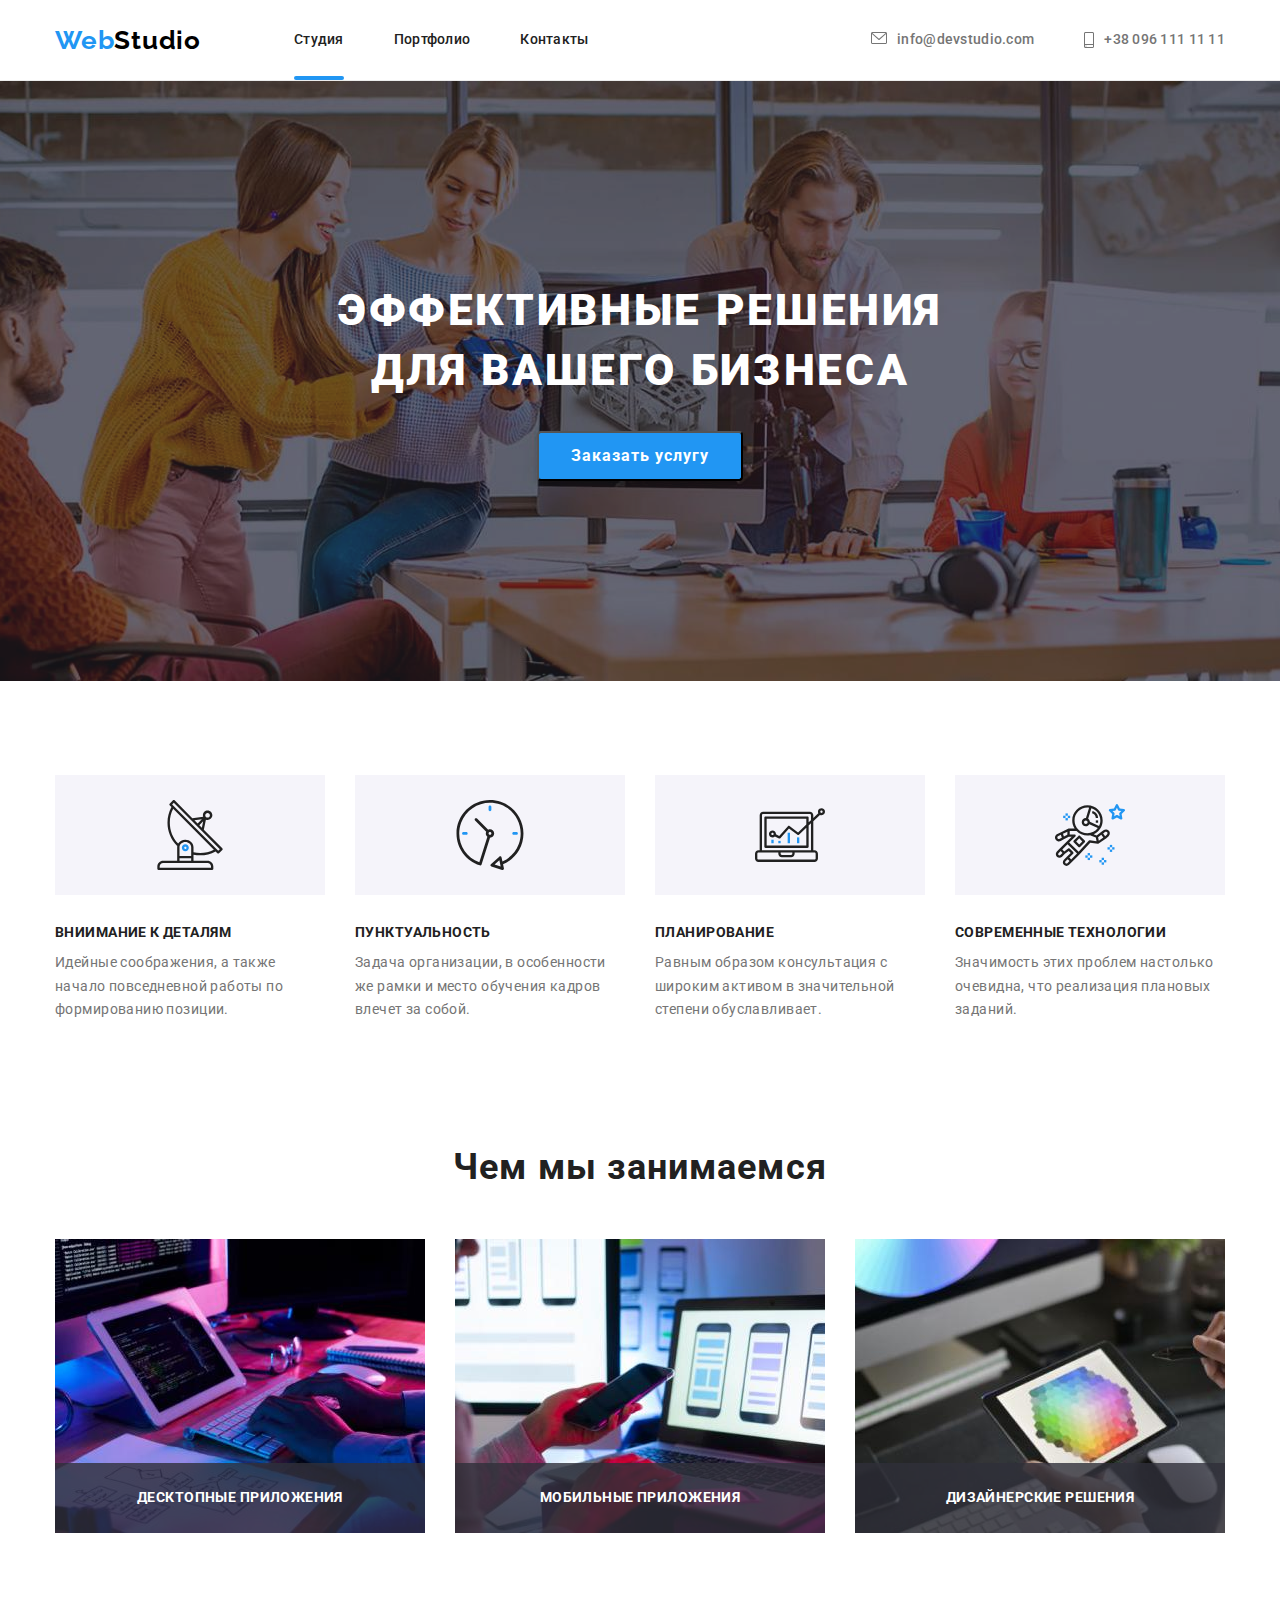
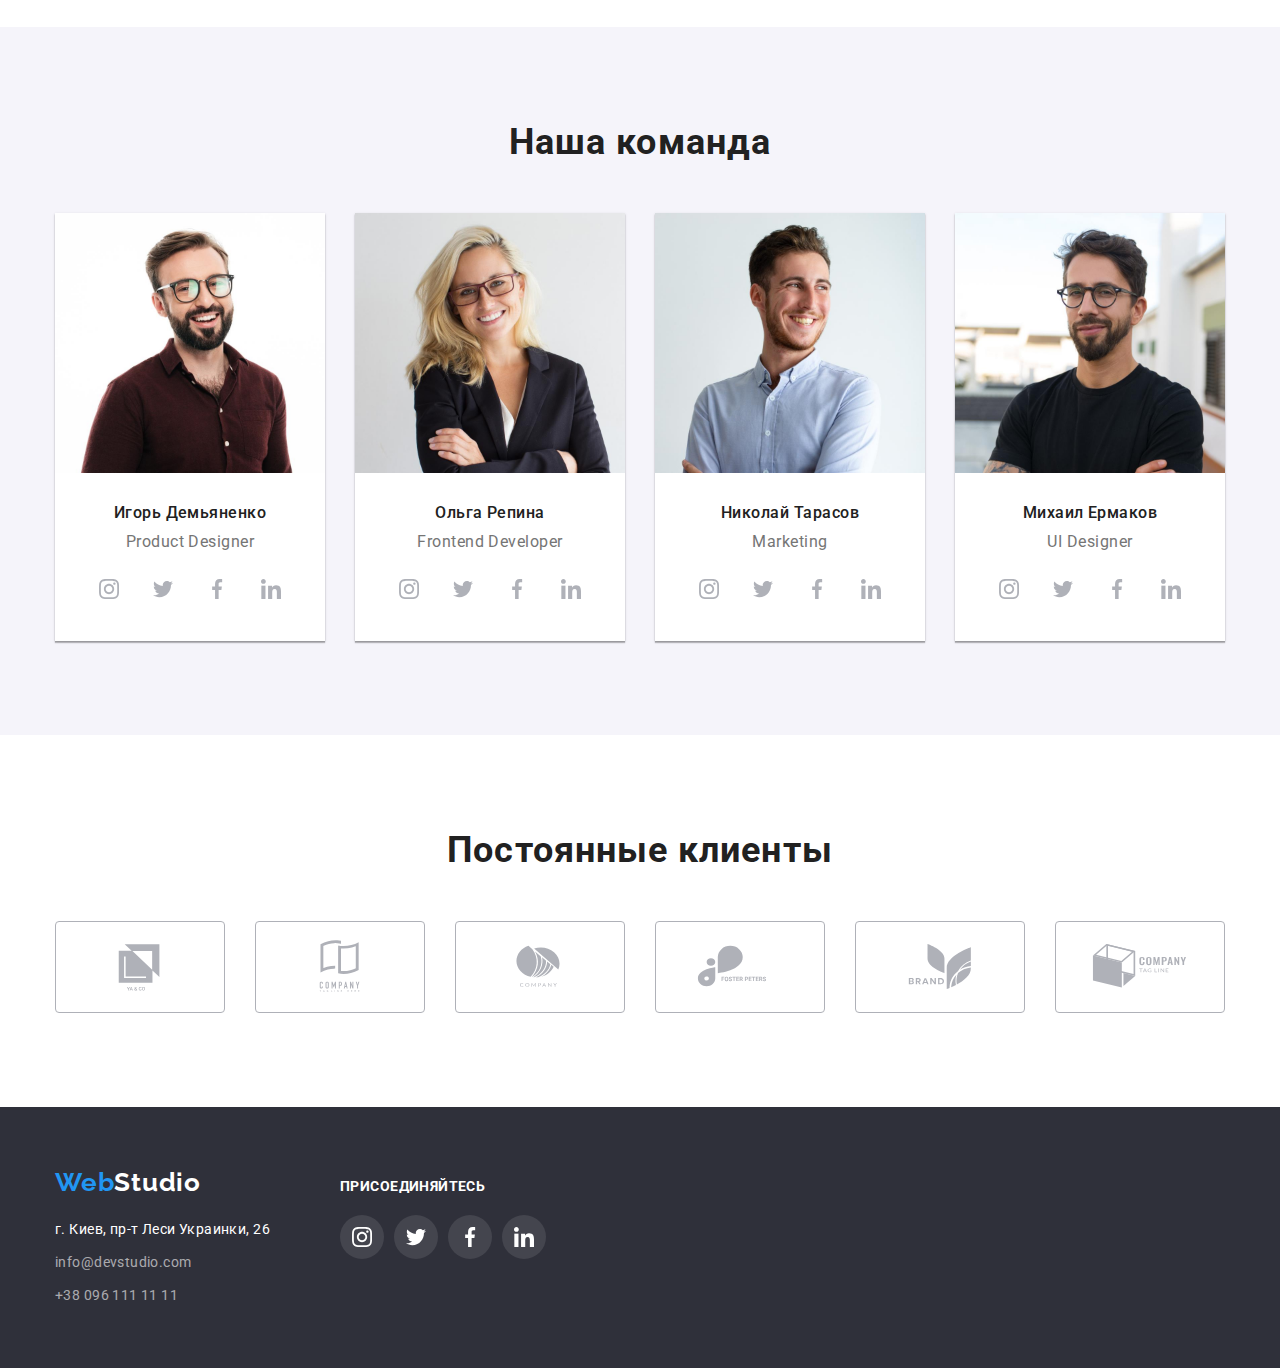
<file: index.html>
<!DOCTYPE html>
<html lang="ru">
  <head>
    <meta charset="UTF-8" />
    <meta http-equiv="X-UA-Compatible" content="IE=edge" />
    <meta name="viewport" content="width=device-width, initial-scale=1.0" />
    <title>WebStudio</title>
    <link rel="preconnect" href="https://fonts.googleapis.com" />
    <link rel="preconnect" href="https://fonts.gstatic.com" crossorigin />
    <link
      href="https://fonts.googleapis.com/css2?family=Raleway:wght@700&family=Roboto:wght@400;500;700;900&display=swap"
      rel="stylesheet"
    />
    <link
      rel="stylesheet"
      href="https://cdnjs.cloudflare.com/ajax/libs/modern-normalize/1.1.0/modern-normalize.min.css"
    />
    <link rel="stylesheet" href="./css/styles.css" />
  </head>
  <body>
    <header class="header">
      <div class="container header-container">
        <nav class="header-navigation">
          <a
            class="header-logo link"
            id="logo"
            href="./index.html"
            rel="home"
            lang="en"
            >Web<span class="logo-part-header">Studio</span></a
          >
          <ul class="header-list list">
            <li class="header-item">
              <a class="header-link link current" href="./index.html">Студия</a>
            </li>
            <li class="header-item">
              <a class="header-link link" href="./portfolio.html">Портфолио</a>
            </li>
            <li class="header-item">
              <a class="header-link link" href="#contacts">Контакты</a>
            </li>
          </ul>
        </nav>
        <div class="header-connect">
          <a class="header-mail-link link" href="mailto:info@devstudio.com"
            >info@devstudio.com</a
          >
          <a class="header-tel-link link" href="tel:+380961111111"
            >+38 096 111 11 11</a
          >
        </div>
      </div>
    </header>
    <main class="main">
      <section class="section main-section">
        <div class="main-container">
          <h1 class="main-heading">
            Эффективные решения<br />
            для вашего бизнеса
          </h1>
          <button class="main-btn" type="button" data-modal-open>Заказать услугу</button>
        </div>
      </section>
      <section class="section peculiarities-section">
        <div class="container peculiarities-container">
          <ul class="peculiarities-icon-list list">
            <li class="peculiarities-icon-item">
              <a class="peculiarities-icon-link" href="">
                <svg class="peculiarities" width="70" height="70">
                  <use href="./images/icons.svg#icon-peculiarities-svg-1"></use>
                </svg>
              </a>
              <h3 class="main-item-heading">Вниимание к деталям</h3>
              <p class="main-item-ph">
                Идейные соображения, а также начало повседневной работы по
                формированию позиции.
              </p>
            </li>
            <li class="peculiarities-icon-item">
              <a class="peculiarities-icon-link" href="">
                <svg class="peculiarities" width="70" height="70">
                  <use href="./images/icons.svg#icon-peculiarities-svg-2"></use>
                </svg>
              </a>
              <h3 class="main-item-heading">Пунктуальность</h3>
              <p class="main-item-ph">
                Задача организации, в особенности же рамки и место обучения
                кадров влечет за собой.
              </p>
            </li>

            <li class="peculiarities-icon-item">
              <a class="peculiarities-icon-link" href="">
                <svg class="peculiarities" width="70" height="70">
                  <use href="./images/icons.svg#icon-peculiarities-svg-3"></use>
                </svg>
              </a>
              <h3 class="main-item-heading">Планирование</h3>
              <p class="main-item-ph">
                Равным образом консультация с широким активом в значительной
                степени обуславливает.
              </p>
            </li>
            <li class="peculiarities-icon-item">
              <a class="peculiarities-icon-link" href="">
                <svg class="peculiarities" width="70" height="70">
                  <use href="./images/icons.svg#icon-peculiarities-svg-4"></use>
                </svg>
              </a>
              <h3 class="main-item-heading">Современные технологии</h3>
              <p class="main-item-ph">
                Значимость этих проблем настолько очевидна, что реализация
                плановых заданий.
              </p>
            </li>
          </ul>
        </div>
      </section>
      <section class="section what-we-do-section">
        <div class="container what-we-do-container">
          <h2 class="main-second-heading">Чем мы занимаемся</h2>
          <ul class="list what-we-do-list">
            <li class="what-we-do-item">
              <div class="what-we-do-item-wrap">
                <img
                  src="./images/box-1.jpg"
                  alt="клавиатура"
                  width="370"
                  height="294"
                />
                <p class="what-we-do-text">Десктопные приложения</p>
              </div>
            </li>
            <li class="what-we-do-item">
              <div class="what-we-do-item-wrap">
              <img
                src="./images/box-1-1.jpg"
                alt="ноутбук"
                width="370"
                height="294"
              />
              <p class="what-we-do-text">Мобильные приложения</p>
              </div>
            </li>
            <li class="what-we-do-item">
              <div class="what-we-do-item-wrap">
              <img
                src="./images/box-1-2.jpg"
                alt="планшет"
                width="370"
                height="294"
              />
              <p class="what-we-do-text">Дизайнерские решения</p>
              </div>
            </li>
          </ul>
        </div>
      </section>
      <section class="section our-team-section">
        <div class="container our-team-container">
          <h2 class="main-second-heading">Наша команда</h2>
          <ul class="list our-team-list">
            <li class="our-team-item">
              <img
                src="./images/person-1.jpg"
                alt="Игорь Демьяненко"
                width="270"
                height="260"
              />
              <div class="our-team-text">
                <h3 class="our-team-heading-item">Игорь Демьяненко</h3>
                <p class="our-team-ph-item" lang="en">Product Designer</p>
                <ul class="our-team-icon-list list">
                  <li class="our-team-icon-item">
                    <a class="our-team-icon-link" href="">
                      <svg class="our-team-icon" width="20" height="20">
                        <use
                          href="./images/icons.svg#icon-social-icon-svg-1"
                        ></use>
                      </svg>
                    </a>
                  </li>
                  <li class="our-team-icon-item">
                    <a class="our-team-icon-link" href="">
                      <svg class="our-team-icon" width="20" height="20">
                        <use
                          href="./images/icons.svg#icon-social-icon-svg-2"
                        ></use>
                      </svg>
                    </a>
                  </li>
                  <li class="our-team-icon-item">
                    <a class="our-team-icon-link" href="">
                      <svg class="our-team-icon" width="20" height="20">
                        <use
                          href="./images/icons.svg#icon-social-icon-svg-3"
                        ></use>
                      </svg>
                    </a>
                  </li>
                  <li class="our-team-icon-item">
                    <a class="our-team-icon-link" href="">
                      <svg class="our-team-icon" width="20" height="20">
                        <use
                          href="./images/icons.svg#icon-social-icon-svg-4"
                        ></use>
                      </svg>
                    </a>
                  </li>
                </ul>
              </div>
            </li>
            <li class="our-team-item">
              <img
                src="./images/person-2.jpg"
                alt="Ольга Репина"
                width="270"
                height="260"
              />
              <div class="our-team-text">
                <h3 class="our-team-heading-item">Ольга Репина</h3>
                <p class="our-team-ph-item" lang="en">Frontend Developer</p>
                <ul class="our-team-icon-list list">
                  <li class="our-team-icon-item">
                    <a class="our-team-icon-link" href="">
                      <svg class="our-team-icon" width="20" height="20">
                        <use
                          href="./images/icons.svg#icon-social-icon-svg-1"
                        ></use>
                      </svg>
                    </a>
                  </li>
                  <li class="our-team-icon-item">
                    <a class="our-team-icon-link" href="">
                      <svg class="our-team-icon" width="20" height="20">
                        <use
                          href="./images/icons.svg#icon-social-icon-svg-2"
                        ></use>
                      </svg>
                    </a>
                  </li>
                  <li class="our-team-icon-item">
                    <a class="our-team-icon-link" href="">
                      <svg class="our-team-icon" width="20" height="20">
                        <use
                          href="./images/icons.svg#icon-social-icon-svg-3"
                        ></use>
                      </svg>
                    </a>
                  </li>
                  <li class="our-team-icon-item">
                    <a class="our-team-icon-link" href="">
                      <svg class="our-team-icon" width="20" height="20">
                        <use
                          href="./images/icons.svg#icon-social-icon-svg-4"
                        ></use>
                      </svg>
                    </a>
                  </li>
                </ul>
              </div>
            </li>
            <li class="our-team-item">
              <img
                src="./images/person-3.jpg"
                alt="Николай Тарасов"
                width="270"
                height="260"
              />
              <div class="our-team-text">
                <h3 class="our-team-heading-item">Николай Тарасов</h3>
                <p class="our-team-ph-item" lang="en">Marketing</p>
                <ul class="our-team-icon-list list">
                  <li class="our-team-icon-item">
                    <a class="our-team-icon-link" href="">
                      <svg class="our-team-icon" width="20" height="20">
                        <use
                          href="./images/icons.svg#icon-social-icon-svg-1"
                        ></use>
                      </svg>
                    </a>
                  </li>
                  <li class="our-team-icon-item">
                    <a class="our-team-icon-link" href="">
                      <svg class="our-team-icon" width="20" height="20">
                        <use
                          href="./images/icons.svg#icon-social-icon-svg-2"
                        ></use>
                      </svg>
                    </a>
                  </li>
                  <li class="our-team-icon-item">
                    <a class="our-team-icon-link" href="">
                      <svg class="our-team-icon" width="20" height="20">
                        <use
                          href="./images/icons.svg#icon-social-icon-svg-3"
                        ></use>
                      </svg>
                    </a>
                  </li>
                  <li class="our-team-icon-item">
                    <a class="our-team-icon-link" href="">
                      <svg class="our-team-icon" width="20" height="20">
                        <use
                          href="./images/icons.svg#icon-social-icon-svg-4"
                        ></use>
                      </svg>
                    </a>
                  </li>
                </ul>
              </div>
            </li>
            <li class="our-team-item">
              <img
                src="./images/person-4.jpg"
                alt="Михаил Ермаков"
                width="270"
                height="260"
              />
              <div class="our-team-text">
                <h3 class="our-team-heading-item">Михаил Ермаков</h3>
                <p class="our-team-ph-item" lang="en">UI Designer</p>
                <ul class="our-team-icon-list list">
                  <li class="our-team-icon-item">
                    <a class="our-team-icon-link" href="">
                      <svg class="our-team-icon" width="20" height="20">
                        <use
                          href="./images/icons.svg#icon-social-icon-svg-1"
                        ></use>
                      </svg>
                    </a>
                  </li>
                  <li class="our-team-icon-item">
                    <a class="our-team-icon-link" href="">
                      <svg class="our-team-icon" width="20" height="20">
                        <use
                          href="./images/icons.svg#icon-social-icon-svg-2"
                        ></use>
                      </svg>
                    </a>
                  </li>
                  <li class="our-team-icon-item">
                    <a class="our-team-icon-link" href="">
                      <svg class="our-team-icon" width="20" height="20">
                        <use
                          href="./images/icons.svg#icon-social-icon-svg-3"
                        ></use>
                      </svg>
                    </a>
                  </li>
                  <li class="our-team-icon-item">
                    <a class="our-team-icon-link" href="">
                      <svg class="our-team-icon" width="20" height="20">
                        <use
                          href="./images/icons.svg#icon-social-icon-svg-4"
                        ></use>
                      </svg>
                    </a>
                  </li>
                </ul>
              </div>
            </li>
          </ul>
        </div>
      </section>
      <section class="section regular-customers-section">
        <div class="container regular-customers-container">
          <h2 class="main-second-heading">Постоянные клиенты</h2>
          <ul class="regular-customers-list list">
            <li class="regular-customers-item">
              <a class="regular-customers-link" href="">
                <svg class="regular-customers-icon" width="106" height="60">
                  <use
                    href="./images/icons.svg#icon-regular-customers-svg-1"
                  ></use>
                </svg>
              </a>
            </li>
            <li class="regular-customers-item">
              <a class="regular-customers-link" href="">
                <svg class="regular-customers-icon" width="106" height="60">
                  <use
                    href="./images/icons.svg#icon-regular-customers-svg-2"
                  ></use>
                </svg>
              </a>
            </li>
            <li class="regular-customers-item">
              <a class="regular-customers-link" href="">
                <svg class="regular-customers-icon" width="106" height="60">
                  <use
                    href="./images/icons.svg#icon-regular-customers-svg-3"
                  ></use>
                </svg>
              </a>
            </li>
            <li class="regular-customers-item">
              <a class="regular-customers-link" href="">
                <svg class="regular-customers-icon" width="106" height="60">
                  <use
                    href="./images/icons.svg#icon-regular-customers-svg-4"
                  ></use>
                </svg>
              </a>
            </li>
            <li class="regular-customers-item">
              <a class="regular-customers-link" href="">
                <svg class="regular-customers-icon" width="106" height="60">
                  <use
                    href="./images/icons.svg#icon-regular-customers-svg-5"
                  ></use>
                </svg>
              </a>
            </li>
            <li class="regular-customers-item">
              <a class="regular-customers-link" href="">
                <svg class="regular-customers-icon" width="106" height="60">
                  <use
                    href="./images/icons.svg#icon-regular-customers-svg-6"
                  ></use>
                </svg>
              </a>
            </li>
          </ul>
        </div>
      </section>
    </main>
    <footer class="footer">
      <div class="container footer-container">
        <a id="contacts"></a>
        <div class="footer-address">
          <a class="footer-logo link" href="./index.html" rel="home"
            >Web<span class="logo-part-footer">Studio</span></a
          >
          <address class="address f-e">г. Киев, пр-т Леси Украинки, 26</address>
          <a class="footer-mail-link link f-e" href="mailto:info@devstudio.com"
            >info@devstudio.com</a
          >
          <a class="footer-tel-link link f-e" href="tel:+380961111111"
            >+38 096 111 11 11</a
          >
        </div>
        <div class="footer-follow">
          <p class="footer-ph">присоединяйтесь</p>
          <ul class="footer-icon-list list">
            <li class="footer-icon-item">
              <a class="footer-icon-link" href="">
                <svg class="footer-icon" width="20" height="20">
                  <use href="./images/icons.svg#icon-social-icon-svg-1"></use>
                </svg>
              </a>
            </li>
            <li class="footer-icon-item">
              <a class="footer-icon-link" href="">
                <svg class="footer-icon" width="20" height="20">
                  <use href="./images/icons.svg#icon-social-icon-svg-2"></use>
                </svg>
              </a>
            </li>
            <li class="footer-icon-item">
              <a class="footer-icon-link" href="">
                <svg class="footer-icon" width="20" height="20">
                  <use href="./images/icons.svg#icon-social-icon-svg-3"></use>
                </svg>
              </a>
            </li>
            <li class="footer-icon-item">
              <a class="footer-icon-link" href="">
                <svg class="footer-icon" width="20" height="20">
                  <use href="./images/icons.svg#icon-social-icon-svg-4"></use>
                </svg>
              </a>
            </li>
          </ul>
        </div>
      </div>
    </footer>
    <div class="backdrop is-hidden" data-modal>
      <div class="modal">
      <button type="button" class="modal-close" data-modal-close>
        <svg class="icon-close-black" width="18" height="18">
          <use href="./images/icons.svg#icon-close-black"></use>
        </svg>
      </button>
      </div>
    </div>
    <script src="./js/modal.js"></script>
  </body>
</html>
</file>
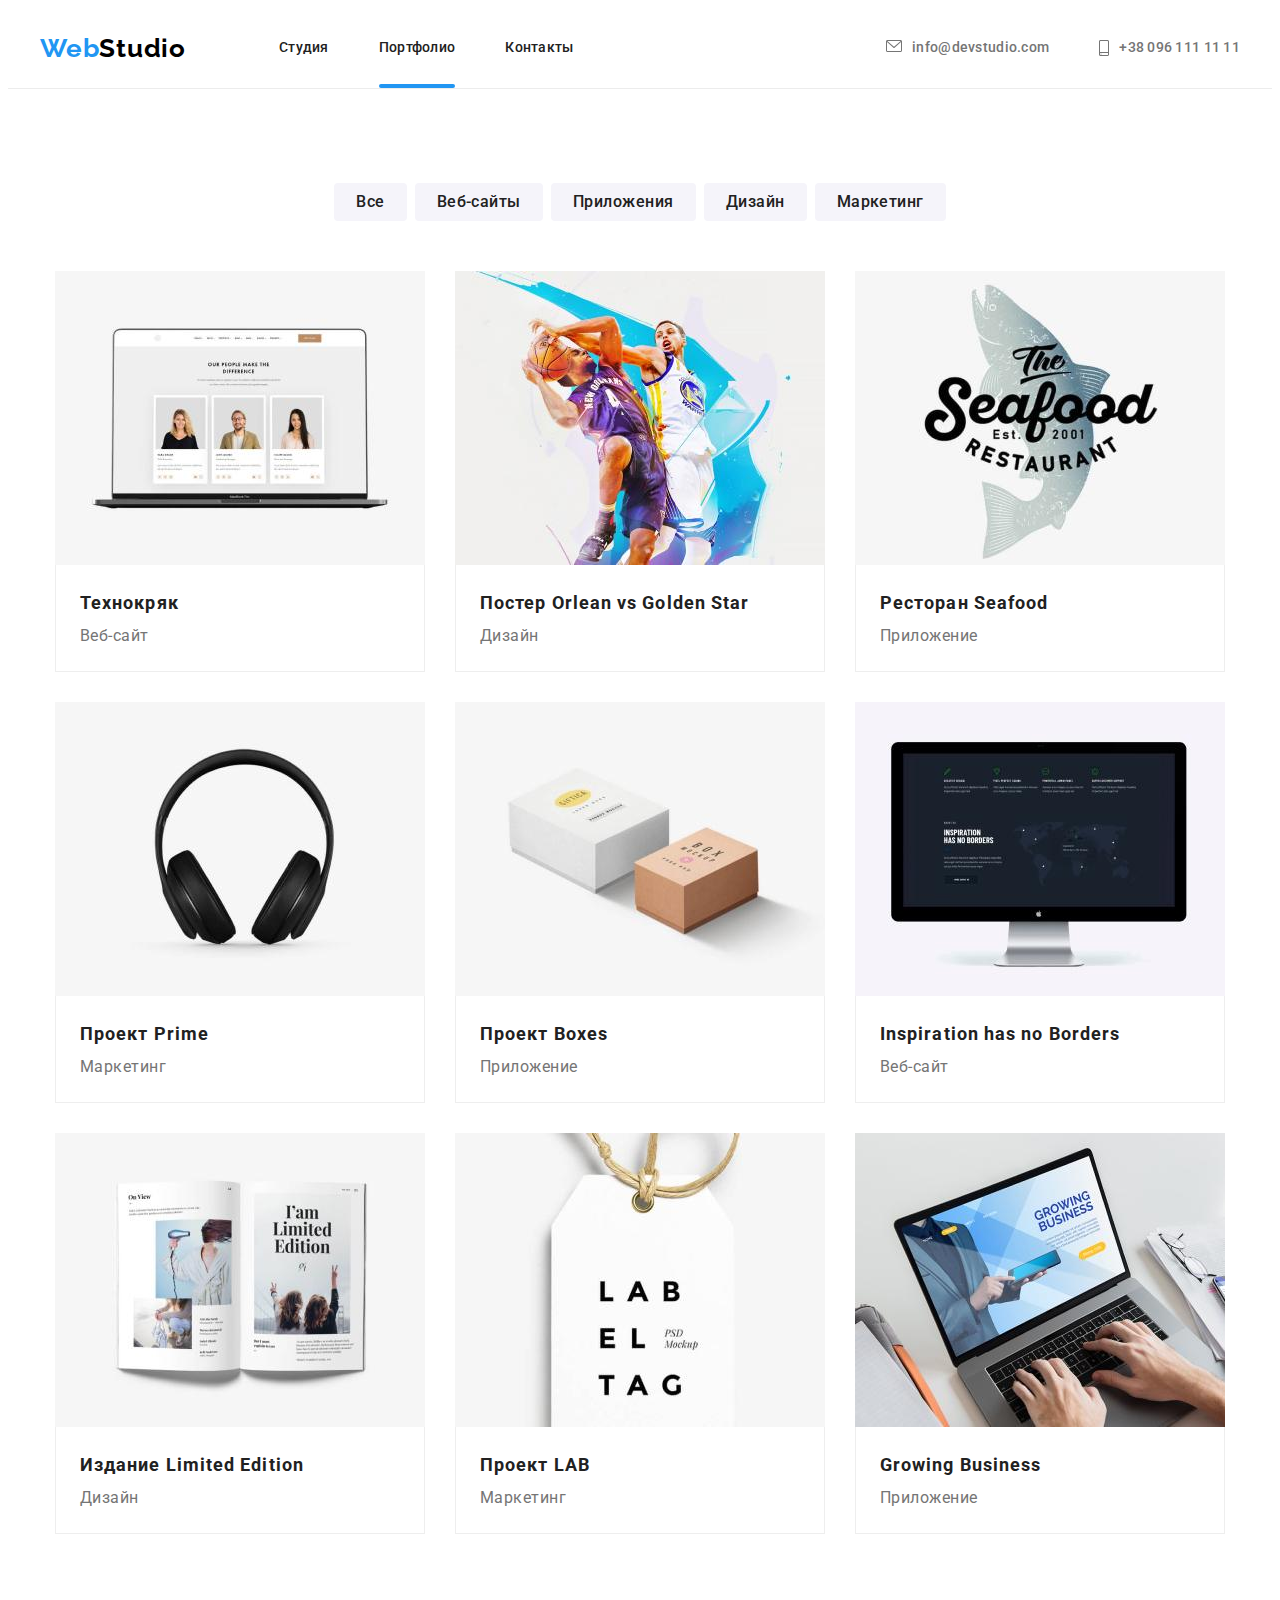
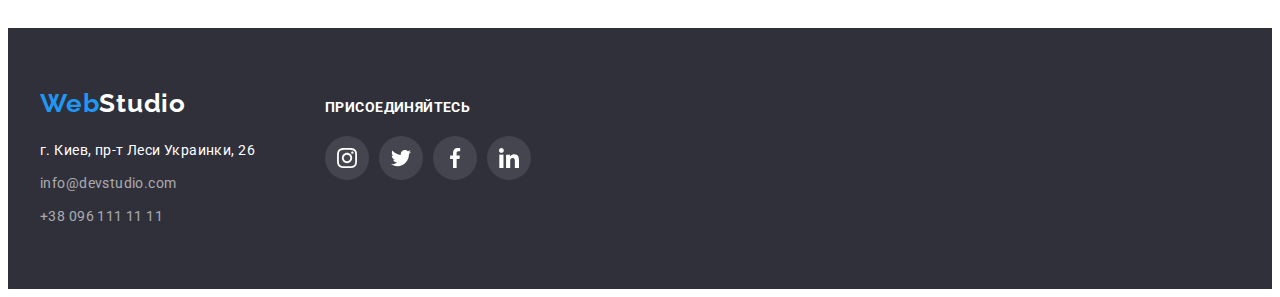
<file: portfolio.html>
<!DOCTYPE html>
<html lang="ru">
    <head>
        <meta charset="UTF-8">
        <meta http-equiv="X-UA-Compatible" content="IE=edge">
        <meta name="viewport" content="width=device-width, initial-scale=1.0">
        <title>WebStudio</title>
        <link rel="preconnect" href="https://fonts.googleapis.com">
        <link rel="preconnect" href="https://fonts.gstatic.com" crossorigin>
        <link href="https://fonts.googleapis.com/css2?family=Raleway:wght@700&family=Roboto:wght@400;500;700;900&display=swap"
            rel="stylesheet">
        <link rel="stylesheet" href="./css/styles.css">
    </head>
    <body>
    <header class="header">
        <div class="container header-container">
            <nav class="header-navigation">
                <a class="header-logo link" id="logo" href="./index.html" rel="home" lang="en">Web<span
                        class="logo-part-header">Studio</span></a>
                <ul class="header-list list">
                    <li class="header-item">
                        <a class="header-link link" href="./index.html">Студия</a>
                    </li>
                    <li class="header-item">
                        <a class="header-link link current" href="./portfolio.html">Портфолио</a>
                    </li>
                    <li class="header-item">
                        <a class="header-link link" href="#contacts">Контакты</a>
                    </li>
                </ul>
            </nav>
            <div class="header-connect">
                <a class="header-mail-link link" href="mailto:info@devstudio.com">info@devstudio.com</a>
                <a class="header-tel-link link" href="tel:+380961111111">+38 096 111 11 11</a>
            </div>
        </div>
    </header>
        <main> 
            <section class="section main-portfolio-section">
                <div class="container button-container">
                <ul class="button-list list">
                    <li class="button-item"><button class="btn-item" type="button">Все</button></li>
                    <li class="button-item"><button class="btn-item" type="button">Веб-сайты</button></li>
                    <li class="button-item"><button class="btn-item" type="button">Приложения</button></li>
                    <li class="button-item"><button class="btn-item" type="button">Дизайн</button></li>
                    <li class="button-item"><button class="btn-item" type="button">Маркетинг</button></li>
                </ul>
                </div>
                <ul class="portfolio-list list container">
                    <li class="portfolio-item">
                        <div class="portfolio-wrap">
                            <img class="img-portfolio"
                                src="./images/portfolio-1.jpg" 
                                alt="макет веб-сайта" 
                                height="294" 
                                width="370">
                            <div class="portfolio-overlay">
                                <p class="portfolio-overlay-text">Технокряк это современная площадка распространения коронавируса. Компании используют эту платформу для цифрового
                        шпионажа и атак на защищённые сервера конкурентов</p>
                            </div>
                        </div>
                        <div class="wrap-text">
                            <h3 class="portfolio-heading">Технокряк</h3>
                            <p class="portfolio-ph">Веб-сайт</p>
                        </div>
                    </li>
                    <li class="portfolio-item">
                        <img class="img-portfolio" src="./images/portfolio-2.jpg" alt="постер" height="294" width="370">
                        <p class="portfolio-wrap-text"></p>
                        <div class="wrap-text">
                        <h3 class="portfolio-heading">Постер <span lang="en">Orlean vs Golden Star</span> </h3>
                        <p class="portfolio-ph">Дизайн</p>
                        </div>
                    </li>
                    <li class="portfolio-item">
                        <img class="img-portfolio" src="./images/portfolio-3.jpg" alt="логотип ресторана" height="294" width="370">
                        <div class="wrap-text">
                        <h3 class="portfolio-heading">Ресторан <span lang="en">Seafood</span></h3>
                        <p class="portfolio-ph">Приложение</p>
                        </div>
                    </li>
                    <li class="portfolio-item">
                        <img class="img-portfolio" src="./images/portfolio-4.jpg" alt="наушники" height="294" width="370">
                        <div class="wrap-text">
                        <h3 class="portfolio-heading">Проект <span lang="en">Prime</span></h3>
                        <p class="portfolio-ph">Маркетинг</p>
                        </div>
                    </li>
                    <li class="portfolio-item">
                        <img class="img-portfolio" src="./images/portfolio-5.jpg" alt="коробки" height="294" width="370">
                        <div class="wrap-text">
                        <h3 class="portfolio-heading">Проект <span lang="en">Boxes</span></h3>
                        <p class="portfolio-ph">Приложение</p>
                        </div>
                    </li>
                    <li class="portfolio-item">
                        <img class="img-portfolio" src="./images/portfolio-6.jpg" alt="екран" height="294" width="370">
                        <div class="wrap-text">
                        <h3 class="portfolio-heading"><span lang="en">Inspiration has no Borders</span></h3>
                        <p class="portfolio-ph">Веб-сайт</p>
                        </div>
                    </li>
                    <li class="portfolio-item">
                        <img class="img-portfolio" src="./images/portfolio-7.jpg" alt="журнал" height="294" width="370">
                        <div class="wrap-text">
                        <h3 class="portfolio-heading">Издание <span lang="en">Limited Edition</span></h3>
                        <p class="portfolio-ph">Дизайн</p>
                        </div>
                    </li>
                    <li class="portfolio-item">
                        <img class="img-portfolio" src="./images/portfolio-8.jpg" alt="бирка" height="294" width="370">
                        <div class="wrap-text">
                        <h3 class="portfolio-heading">Проект <span lang="en">LAB</span></h3>
                        <p class="portfolio-ph">Маркетинг</p>
                        </div>
                    </li>
                    <li class="portfolio-item">
                        <img class="img-portfolio" src="./images/portfolio-9.jpg" alt="ноутбук" height="294" width="370">
                        <div class="wrap-text">
                        <h3 class="portfolio-heading"><span lang="en">Growing Business</span></h3>
                        <p class="portfolio-ph">Приложение</p>
                        </div>
                    </li>
                </ul>
                
            </section>
        </main>
        <footer class="footer">
            <div class="container footer-container">
                <a id="contacts"></a>
                <div class="footer-address">
                    <a class="footer-logo link" href="./index.html" rel="home">Web<span
                            class="logo-part-footer">Studio</span></a>
                    <address class="address f-e">г. Киев, пр-т Леси Украинки, 26</address>
                    <a class="footer-mail-link link f-e" href="mailto:info@devstudio.com">info@devstudio.com</a>
                    <a class="footer-tel-link link f-e" href="tel:+380961111111">+38 096 111 11 11</a>
                </div>
                <div class="footer-follow">
                    <p class="footer-ph">присоединяйтесь</p>
                    <ul class="footer-icon-list list">
                        <li class="footer-icon-item">
                            <a class="footer-icon-link" href="">
                                <svg class="footer-icon" width="20" height="20">
                                    <use href="./images/icons.svg#icon-social-icon-svg-1"></use>
                                </svg>
                            </a>
                        </li>
                        <li class="footer-icon-item">
                            <a class="footer-icon-link" href="">
                                <svg class="footer-icon" width="20" height="20">
                                    <use href="./images/icons.svg#icon-social-icon-svg-2"></use>
                                </svg>
                            </a>
                        </li>
                        <li class="footer-icon-item">
                            <a class="footer-icon-link" href="">
                                <svg class="footer-icon" width="20" height="20">
                                    <use href="./images/icons.svg#icon-social-icon-svg-3"></use>
                                </svg>
                            </a>
                        </li>
                        <li class="footer-icon-item">
                            <a class="footer-icon-link" href="">
                                <svg class="footer-icon" width="20" height="20">
                                    <use href="./images/icons.svg#icon-social-icon-svg-4"></use>
                                </svg>
                            </a>
                        </li>
                    </ul>
                </div>
            </div>
        </footer>
    </body>
</html>
</file>
<file: css/styles.css>
:root {
  --first-logo-color: #2196f3;
  --second-logo-color: #000000;
  --third-logo-color: #ffffff;
  --main-heading-color: #ffffff;
  --first-btn-text-color: #ffffff;
  --second-btn-text-color: #212121;
  --header-color: #212121;
  --first-text-color: #212121;
  --second-text-color: #757575;
  --third-text-color: #ffffff;
  --link-text-color: #2196f3;
  --accent-color: #2196f3;
  --dark-background-color: #2f303a;
  --footer-link-color: rgba(255, 255, 255, 0.6);
  --backgroun-color: #ffffff;
  --background-btn-color: #f5f4fa;
}
p,
h1,
h2,
h3,
h4,
h5,
h6 {
  margin: 0;
}
button {
  cursor: pointer;
}
li {
  margin: 0;
  padding: 0;
}
ul {
  margin: 0;
  padding: 0;
}
body {
  font-family: "Roboto", sans-serif;
  color: #212121;
}
.header {
  border-bottom: 1px solid #ececec;
}
.header-navigation {
  display: flex;
  align-items: center;
}
.header-container {
  display: flex;
  align-items: center;
  justify-content: space-between;
  height: 80px;
}

.header-list {
  display: flex;
}

.section {
  padding-bottom: 94px;
}
.container {
  width: 1200px;
  padding-left: 15px;
  padding-right: 15px;
  margin: 0 auto;
}

.footer,
.main-header {
  background-color: var(--dark-background-color);
}

.list {
  list-style: none;
}
.link {
  text-decoration: none;
}
.logo-part-header {
  color: var(--second-logo-color);
}
.logo-part-footer {
  color: var(--third-logo-color);
}
.header-logo {
  display: block;
  font-family: Raleway;
  font-weight: 700;
  font-size: 26px;
  line-height: 1.19;
  letter-spacing: 0.03em;
  color: var(--link-text-color);
  margin-right: 93px;
  padding-top: 25px;
  padding-bottom: 25px;
}

.header-list {
  display: flex;
}
.header-item {
  position: relative;
}
.header-item:not(:last-child) {
  margin-right: 50px;
}
.header-connect {
  display: flex;
  align-items: center;
  justify-content: center;
}
.header-link {
  display: block;
  font-weight: 500;
  font-size: 14px;
  line-height: 1.14;
  letter-spacing: 0.02em;
  color: var(--header-color);
  padding-top: 32px;
  padding-bottom: 32px;
  transition: color 250ms cubic-bezier(0.4, 0, 0.2, 1);
}
.current::after {
  content: "";
  width: 100%;
  height: 4px;
  background-color: var(--accent-color);
  border-radius: 2px;
  position: absolute;
  bottom: 0;
  left: 0;
}

.header-link:hover,
.header-link:focus,
.header-mail-link:focus,
.header-mail-link:hover,
.header-tel-link:focus,
.header-tel-link:hover,
.footer-mail-link:hover,
.footer-mail-link:focus,
.footer-tel-link:focus,
.footer-tel-link:hover {
  color: var(--link-text-color);
}
.header-mail-link {
  display: flex;
  font-weight: 500;
  font-size: 14px;
  line-height: 1.14;
  letter-spacing: 0.02em;
  color: var(--second-text-color);
  margin-right: 50px;
  transition: color 250ms cubic-bezier(0.4, 0, 0.2, 1);
}
.header-tel-link {
  display: flex;
  font-weight: 500;
  font-size: 14px;
  line-height: 1.14;
  letter-spacing: 0.02em;
  color: var(--second-text-color);
  transition: color 250ms cubic-bezier(0.4, 0, 0.2, 1);
}
.header-mail-link::before {
  content: "";
  height: 12px;
  width: 16px;
  background-image: url(../images/svg/header-svg-1.svg);
  background-size: contain;
  background-repeat: no-repeat;
  background-position: bottom;
  margin-right: 10px;
  transition: color 250ms cubic-bezier(0.4, 0, 0.2, 1);
}

.header-tel-link::before {
  content: "";
  height: 16px;
  width: 10px;
  background-image: url(../images/svg/header-svg-2.svg);
  background-size: contain;
  background-repeat: no-repeat;
  background-position: bottom;
  margin-right: 10px;
  transition: color 250ms cubic-bezier(0.4, 0, 0.2, 1);
}
.header-mail-link:hover::before,
.header-mail-link:focus::before {
  content: "";
  height: 12px;
  width: 16px;
  background-image: url(../images/svg/header-svg-1-hover.svg);
  background-size: contain;
  background-repeat: no-repeat;
  background-position: bottom;
  margin-right: 10px;
}

.header-tel-link::before {
  content: "";
  height: 16px;
  width: 10px;
  background-image: url(../images/svg/header-svg-2.svg);
  background-size: contain;
  background-repeat: no-repeat;
  background-position: bottom;
  margin-right: 10px;
  transition: color 250ms cubic-bezier(0.4, 0, 0.2, 1);
}

.header-tel-link:hover::before,
.header-tel-link:focus::before {
  content: "";
  height: 16px;
  width: 10px;
  background-image: url(../images/svg/header-svg-2-hover.svg);
  background-size: contain;
  background-repeat: no-repeat;
  background-position: bottom;
  margin-right: 10px;
}

.main-container {
  display: flex;
  flex-direction: column;
  align-self: center;
  align-items: center;
}
.main-section {
  background-color: var(--dark-background-color);
  background-image: url(../images/img-overlay.png), url(../images/main-img.jpg);
  background-repeat: no-repeat;
  background-position: center;
  background-size: cover;
  padding: 200px 0;
  max-width: 1600px;
  margin: 0 auto;
}
.main-heading {
  margin-bottom: 30px;
  font-weight: 900;
  font-size: 44px;
  line-height: 1.36;
  text-align: center;
  letter-spacing: 0.06em;
  text-transform: uppercase;
  color: var(--main-heading-color);
}
.main-btn {
  font-family: Roboto;
  font-weight: 700;
  font-size: 16px;
  line-height: 1.88;
  cursor: pointer;
  display: flex;
  align-items: center;
  text-align: center;
  letter-spacing: 0.06em;
  color: var(--first-btn-text-color);
  min-width: 200px;
  height: 50px;
  padding: 10px 32px 10px 32px;
  background-color: var(--accent-color);
  box-shadow: 0px 4px 4px rgba(0, 0, 0, 0.15);
  border-radius: 4px;
}
.peculiarities-section {
  padding-top: 94px;
}
.peculiarities-container {
  display: flex;
  flex-direction: column;
}
.peculiarities-icon-list {
  display: flex;
}
.peculiarities-icon-item {
  content: "";
  width: 270px;
  margin-bottom: 30px;
  display: flex;
  flex-direction: column;
  justify-content: center;
}
.peculiarities-icon-item:not(:last-child) {
  margin-right: 30px;
}
.peculiarities-icon-link {
  display: flex;
  align-items: center;
  justify-content: center;
  background-color: var(--background-btn-color);
  height: 120px;
  width: 100%;
  margin-bottom: 30px;
}
.main-item-heading {
  font-weight: 700;
  font-size: 14px;
  line-height: 1.14;
  letter-spacing: 0.03em;
  text-transform: uppercase;
  color: var(--first-text-color);
  margin-bottom: 10px;
}
.main-item-ph {
  font-size: 14px;
  line-height: 1.71;
  letter-spacing: 0.03em;
  color: var(--second-text-color);
}
.what-we-do-container {
  display: flex;
  flex-direction: column;
  align-self: center;
  align-items: center;
}

.main-second-heading {
  font-weight: 700;
  margin-bottom: 50px;
  font-size: 36px;
  line-height: 1.17;
  text-align: center;
  letter-spacing: 0.03em;
  color: var(--header-color);
}
.what-we-do-list {
  display: flex;
}
.what-we-do-item {
  position: relative;
  line-height: 1px;
}
.what-we-do-item:not(:last-child) {
  margin-right: 30px;
}
.what-we-do-item-wrap {
  position: relative;
}
.what-we-do-text {
  position: absolute;
  font-weight: 700;
  font-size: 14px;
  line-height: 1.14;
  letter-spacing: 0.03em;
  text-transform: uppercase;
  left: 0;
  bottom: 0;
  width: 100%;
  height: 70px;
  text-align: center;
  padding-top: 27px;
  padding-bottom: 27px;
  color: #ffffff;
  background-color: rgba(47, 48, 58, 0.8);
}
.our-team-section {
  padding-top: 94px;
  background-color: var(--background-btn-color);
}

.our-team-container {
  display: flex;
  flex-direction: column;
  align-self: center;
  align-items: center;
}

.our-team-list {
  display: flex;
}

.our-team-item:not(:last-child) {
  margin-right: 30px;
}

.our-team-item {
  display: flex;
  flex-direction: column;
  align-self: center;
  align-items: center;
  background-color: var(--main-heading-color);
  box-shadow: 0px 2px 1px rgba(0, 0, 0, 0.2), 0px 1px 1px rgba(0, 0, 0, 0.14),
    0px 1px 3px rgba(0, 0, 0, 0.12);
}

.our-team-text {
  padding: 30px;
}

.our-team-heading-item {
  font-weight: 500;
  font-size: 16px;
  line-height: 1.19;
  text-align: center;
  letter-spacing: 0.03em;
  color: var(--first-text-color);
}
.our-team-ph-item {
  font-size: 16px;
  line-height: 1.19;
  text-align: center;
  letter-spacing: 0.03em;
  color: var(--second-text-color);
  margin-top: 10px;
  margin-bottom: 16px;
}
.our-team-icon-list {
  display: flex;
  justify-content: center;
}
.our-team-icon-item {
  width: 44px;
  height: 44px;
}
.our-team-icon-item + .our-team-icon-item {
  margin-left: 10px;
}
.our-team-icon-link {
  width: 100%;
  height: 100%;
  border-radius: 50%;
  display: flex;
  align-items: center;
  justify-content: center;
  object-fit: contain;
  background-color: var(--main-heading-color);
  transition: background-color 250ms cubic-bezier(0.4, 0, 0.2, 1),
    fill 250ms cubic-bezier(0.4, 0, 0.2, 1);
}
.our-team-icon {
  fill: #afb1b8;
  transition: fill 250ms cubic-bezier(0.4, 0, 0.2, 1);
}
.our-team-icon-link:hover,
.our-team-icon-link:focus {
  background-color: var(--accent-color);
}
.our-team-icon-link:hover .our-team-icon,
.our-team-icon-link:focus .our-team-icon {
  fill: var(--main-heading-color);
}
.regular-customers-section {
  padding-top: 94px;
}
.regular-customers-container {
  display: flex;
  flex-direction: column;
}
.regular-customers-list {
  display: flex;
  justify-content: center;
}
.regular-customers-item {
  display: flex;
  width: 170px;
  height: 92px;
}
.regular-customers-item + .regular-customers-item {
  margin-left: 30px;
}
.regular-customers-link {
  width: 100%;
  height: 100%;
  border: 1px solid #afb1b8;
  border-radius: 4px;
  display: flex;
  justify-content: center;
  align-items: center;
  transition: border 250ms cubic-bezier(0.4, 0, 0.2, 1),
    fill 250ms cubic-bezier(0.4, 0, 0.2, 1);
}
.regular-customers-icon {
  fill: #afb1b8;
  transition: fill 250ms cubic-bezier(0.4, 0, 0.2, 1);
}
.regular-customers-link:hover,
.regular-customers-link:focus {
  border: 1px solid #2196f3;
}
.regular-customers-link:hover .regular-customers-icon,
.regular-customers-link:focus .regular-customers-icon {
  fill: #2196f3;
}

.footer {
  padding-top: 60px;
  padding-bottom: 60px;
}
.footer-container {
  display: flex;
  align-self: center;
  align-items: baseline;
}
.footer-logo {
  font-family: Raleway;
  font-weight: 700;
  font-size: 26px;
  line-height: 1.19;
  /* identical to box height */
  letter-spacing: 0.03em;
  color: var(--first-logo-color);
  margin-bottom: 20px;
}

.footer-address {
  display: flex;
  flex-direction: column;
  margin-right: 70px;
}

.f-e:not(:last-child) {
  margin-bottom: 9px;
}

.address {
  font-style: normal;
  font-size: 14px;
  line-height: 1.71;
  /* or 171% */
  letter-spacing: 0.03em;
  color: var(--third-text-color);
}
.footer-tel-link {
  font-size: 14px;
  line-height: 1.71;
  /* or 171% */
  letter-spacing: 0.03em;
  color: var(--footer-link-color);
  transition: color 250ms cubic-bezier(0.4, 0, 0.2, 1);
}
.footer-mail-link {
  font-size: 14px;
  line-height: 1.71;
  /* or 171% */
  letter-spacing: 0.03em;
  color: var(--footer-link-color);
  transition: color 250ms cubic-bezier(0.4, 0, 0.2, 1);
}
.footer-ph {
  font-size: 14px;
  font-weight: 700;
  line-height: 1.14em;
  text-align: Left;
  letter-spacing: 0.03em;
  text-transform: uppercase;
  color: #ffffff;
  margin-bottom: 20px;
}
.footer-icon-list {
  display: flex;
  justify-content: center;
}
.footer-icon-item {
  width: 44px;
  height: 44px;
}
.footer-icon-item + .footer-icon-item {
  margin-left: 10px;
}
.footer-icon-link {
  width: 100%;
  height: 100%;
  border-radius: 50%;
  display: flex;
  align-items: center;
  justify-content: center;
  object-fit: contain;
  background-color: rgba(255, 255, 255, 0.1);
  transition: background-color 250ms cubic-bezier(0.4, 0, 0.2, 1);
}
.footer-icon {
  fill: #ffffff;
}
.footer-icon-link:hover,
.footer-icon-link:focus {
  background-color: var(--accent-color);
}
.main-portfolio-section {
  padding-top: 94px;
}
.button-list {
  display: flex;
  justify-content: center;
}

.button-item:not(:last-child) {
  margin-right: 8px;
  color: var(--accent-color);
}

.btn-item {
  cursor: pointer;
  font-family: Roboto;
  font-weight: 500;
  font-size: 16px;
  line-height: 1.63;
  /* identical to box height, or 162% */
  text-align: center;
  letter-spacing: 0.03em;
  color: var(--second-btn-text-color);
  background-color: var(--background-btn-color);
  border: 0px;
  border-radius: 4px;
  padding: 6px 22px;
  transition: background-color 250ms cubic-bezier(0.4, 0, 0.2, 1),
    color 250ms cubic-bezier(0.4, 0, 0.2, 1),
    box-shadow 250ms cubic-bezier(0.4, 0, 0.2, 1);
}
.btn-item:hover,
.btn-item:focus {
  color: var(--first-btn-text-color);
  background-color: var(--accent-color);
  box-shadow: 0px 2px 2px rgba(0, 0, 0, 0.12), 0px 1px 2px rgba(0, 0, 0, 0.08),
    0px 3px 1px rgba(0, 0, 0, 0.1);
}

.portfolio-list {
  display: flex;
  flex-wrap: wrap;
  margin-top: 50px;
  justify-content: center;
}
.portfolio-item {
  margin-right: 30px;
  margin-bottom: 30px;
  border: 20px;
  border-color: #eeeeee;
  transition: box-shadow 250ms cubic-bezier(0.4, 0, 0.2, 1);
}
.portfolio-item:hover {
  box-shadow: 1px 4px 6px rgba(0, 0, 0, 0.16), 0px 4px 4px rgba(0, 0, 0, 0.06),
    0px 1px 1px rgba(0, 0, 0, 0.12);
}
.portfolio-item:hover .portfolio-overlay {
  transform: translateY(0);
}
.portfolio-item:nth-child(3n + 0) {
  margin-right: 0;
}

.portfolio-item:nth-child(n + 7) {
  margin-bottom: 0;
}

.img-portfolio {
  display: block;
}
.portfolio-wrap {
  position: relative;
  overflow: hidden;
}
.portfolio-overlay {
  position: absolute;
  left: 0;
  top: 0;
  font-size: 18px;
  font-weight: 400;
  line-height: 1.6;
  padding: 63px 24px;
  color: #ffffff;
  background-color: rgba(33, 150, 243, 0.9);
  transform: translateY(100%);
  transition: transform 250ms cubic-bezier(0.4, 0, 0.2, 1);
}
.portfolio-overlay-text {
  height: 100%;
  width: 100%;
}
.wrap-text {
  padding: 20px 24px;
  background: #ffffff;
  border: 1px solid #eeeeee;
  border-top: 0;
  box-sizing: border-box;
}

.portfolio-heading {
  font-weight: 700;
  font-size: 18px;
  line-height: 2;
  letter-spacing: 0.06em;
  color: var(--first-text-color);
}
.portfolio-ph {
  font-size: 16px;
  line-height: 1.88;
  letter-spacing: 0.03em;
  color: var(--second-text-color);
}
.backdrop {
  width: 100vw;
  height: 100vh;
  background-color: rgba(0, 0, 0, 0.2);
  position: fixed;
  top: 0;
  left: 0;
  transition: opacity 250ms cubic-bezier(0.4, 0, 0.2, 1),
    visibility 250ms cubic-bezier(0.4, 0, 0.2, 1);
}
.backdrop.is-hidden .modal {
  transform: scale(1.5) rotate(90deg);
}
.modal {
  width: 500px;
  min-height: 500px;
  background-color: #ffffff;
  border-radius: 5px;
  position: absolute;
  top: 50%;
  left: 50%;
  transform: scale(1) rotate(0) translate(-50%, -50%);
  transition: transform 400ms cubic-bezier(0.4, 0, 0.2, 1);
}
.modal-close {
  position: absolute;
  top: 10px;
  right: 10px;
  width: 30px;
  height: 30px;
  background-color: transparent;
  border: 1px solid rgba(0, 0, 0, 0.2);
  border-radius: 50%;
  display: flex;
  align-items: center;
  justify-content: center;
}

.is-hidden {
  visibility: hidden;
  opacity: 0;
  pointer-events: none;
}
</file>
